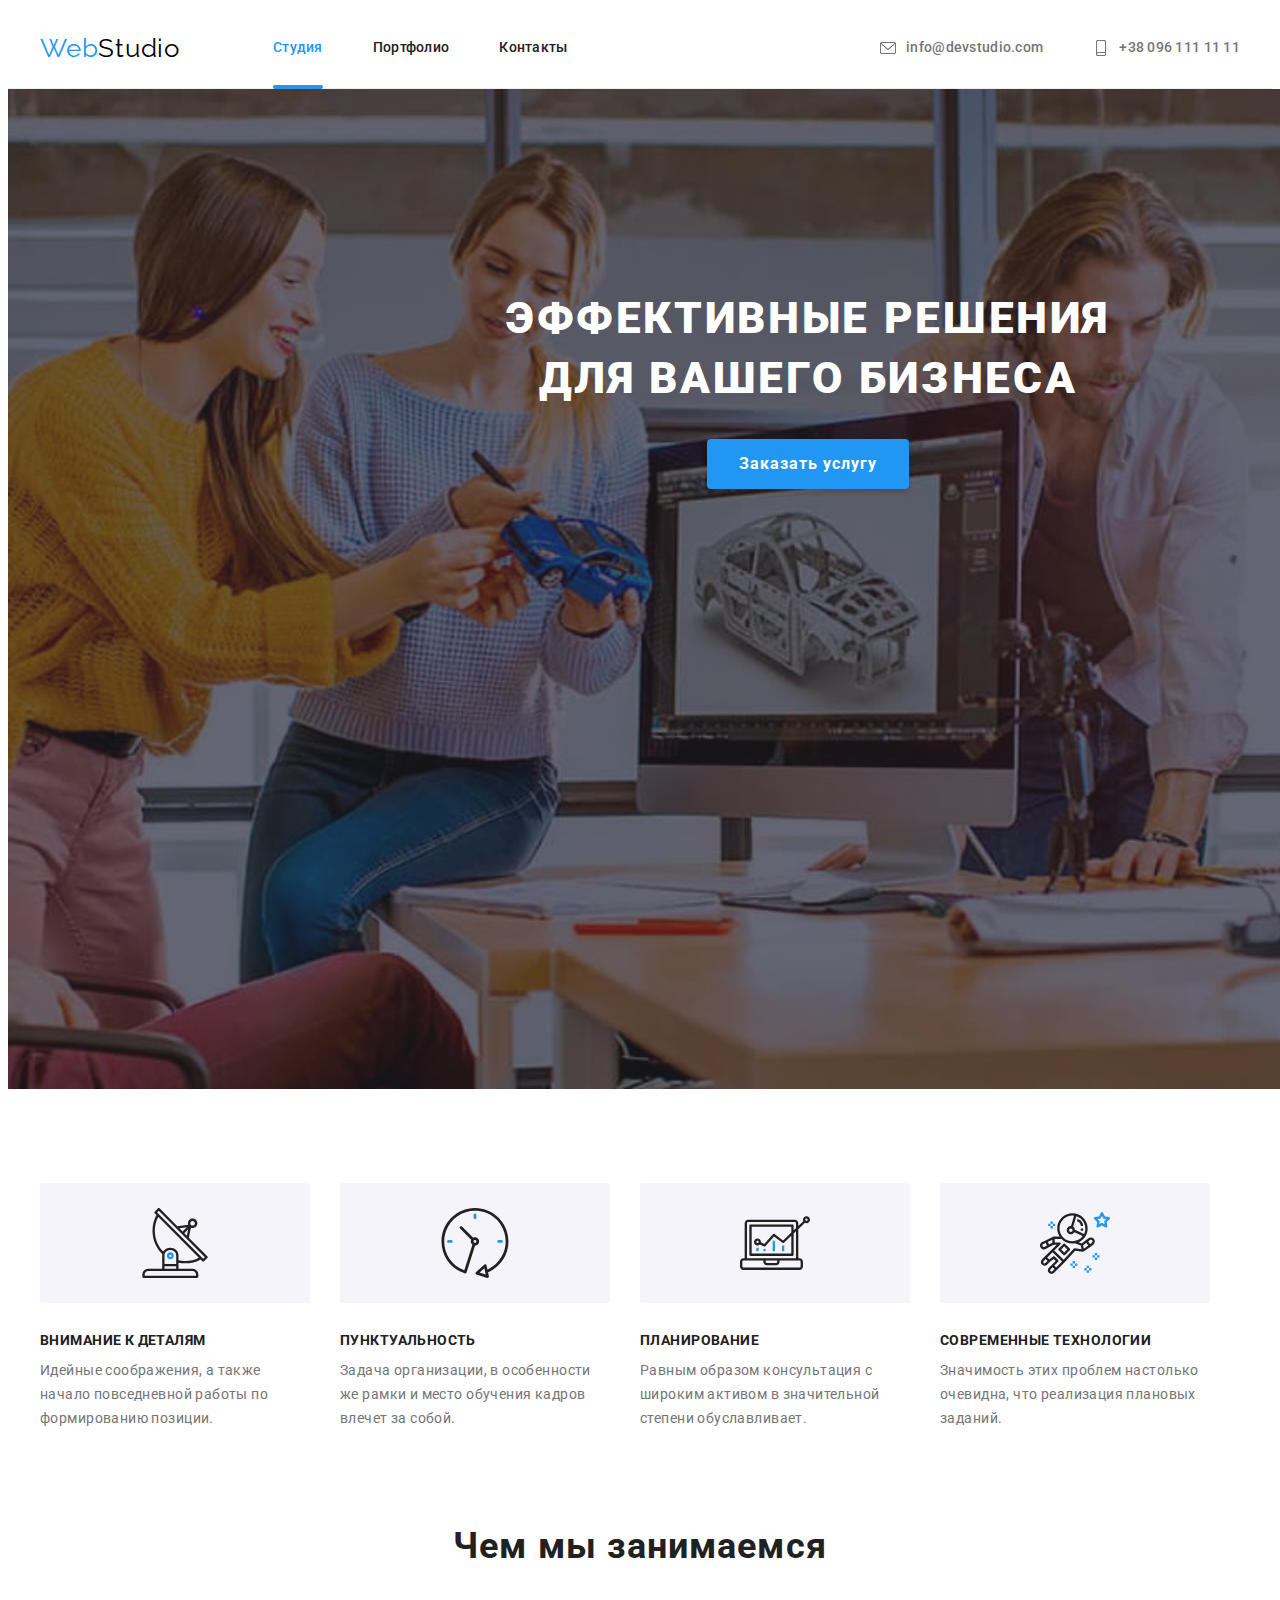
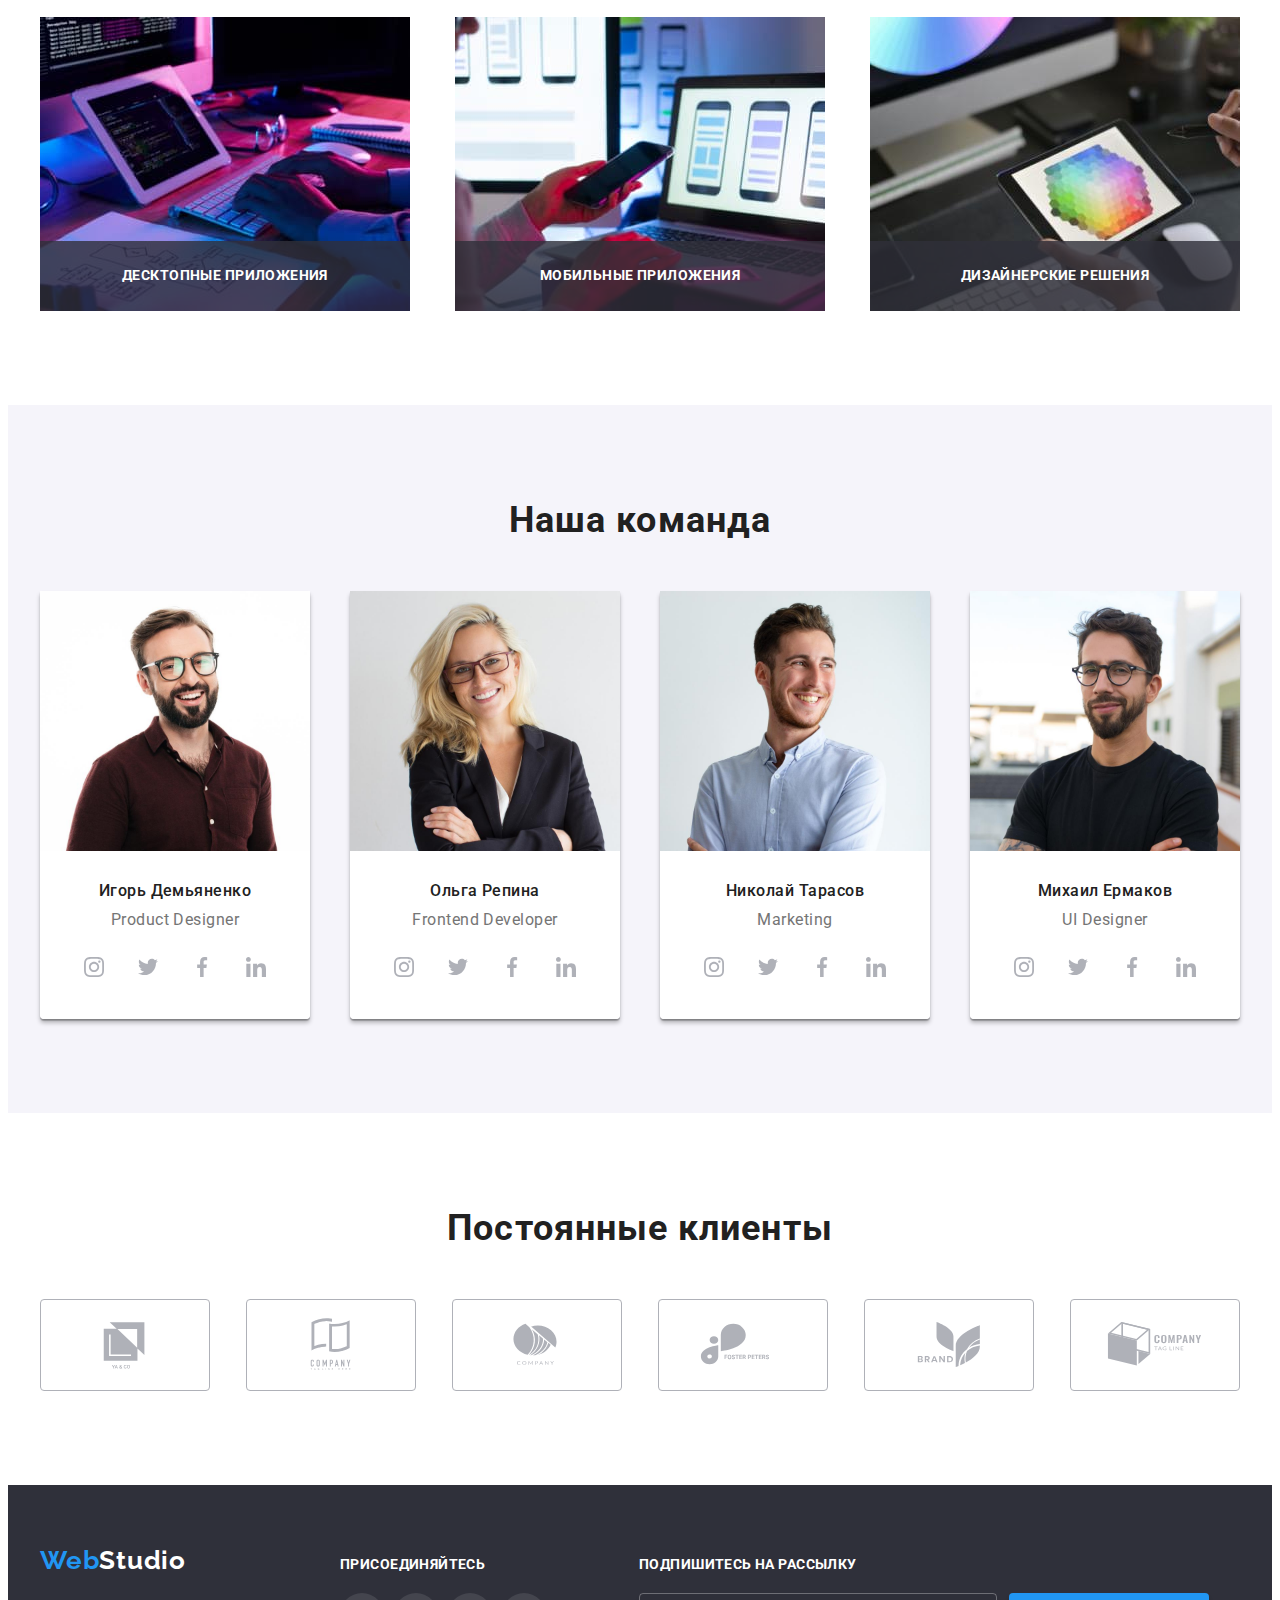
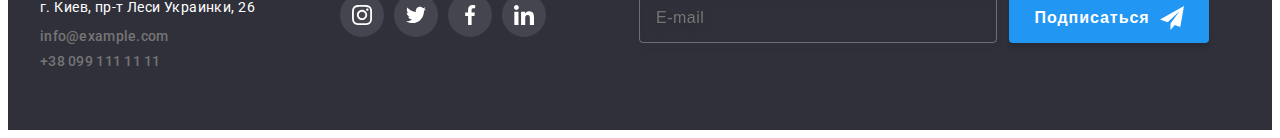
<file: index.html>
<!DOCTYPE html>
<html lang="ru">

<head>
    <meta charset="UTF-8">
    <meta http-equiv="X-UA-Compatible" content="IE=edge">
    <meta name="viewport" content="width=device-width, initial-scale=1.0">
    <link rel="preconnect" href="https://fonts.googleapis.com">
    <link rel="preconnect" href="https://fonts.gstatic.com" crossorigin>
    <link
        href="https://fonts.googleapis.com/css2?family=Raleway:wght@700&family=Roboto:wght@400;500;700;900&display=swap"
        rel="stylesheet">
    <link rel="stylesheet" href="https://cdnjs.cloudflare.com/ajax/libs/modern-normalize/1.1.0/modern-normalize.min.css"
        integrity="sha512-wpPYUAdjBVSE4KJnH1VR1HeZfpl1ub8YT/NKx4PuQ5NmX2tKuGu6U/JRp5y+Y8XG2tV+wKQpNHVUX03MfMFn9Q=="
        crossorigin="anonymous" referrerpolicy="no-referrer" />
    <title>WebStudio</title>
    <link rel="stylesheet" href="./css/styles.css">
</head>

<body>
    <!-- header -->

    <header class="header">
        <div class="container header-line">
            <a class="header-logo link" href="./index.html" lang="en"> <span class="logo-part">Web</span>Studio</a>
            <nav class="header-navigation">
                <ul class="header-list list">
                    <li class="item"><a class="link header-link curent" href="./index.html">Студия</a></li>
                    <li class="item"><a class="link header-link" href="./portfolio.html">Портфолио</a></li>
                    <li class="item"><a class="link header-link" href="">Контакты</a></li>
                </ul>
            </nav>
            <ul class="contacts list">
                <li class="item header-contact-block">
                    <a class="link contact" href="mailto:info@devstudio.com">
                        <svg class="header-icon-image" width="16" height="12">
                            <use href="./images/icons/symbol-defs.svg#icon-envelope"></use>
                        </svg>
                        info@devstudio.com
                    </a>

                </li>
                <li class="item header-contact-block">
                    <a class="link contact" href="tel:+380961111111">
                        <svg class="header-icon-image" width="16" height="26">
                            <use href="./images/icons/symbol-defs.svg#icon-smartphone"></use>
                        </svg>
                        +38 096 111 11 11
                    </a>
                </li>
            </ul>
        </div>
    </header>

    <!-- Main section -->

    <main>
        <section class="solutions">
            <div class="container">
                <h1 class="main-title">Эффективные решения для вашего бизнеса</h1>
                <button type="button" class="main-btn" data-modal-open>Заказать услугу</button>
            </div>
        </section>

        <!-- Advantages -->

        <section class="advantages section">
            <div class="container">
                <h2 class="visually-hidden">Наши преимущества</h2>
                <ul class="list advantages-list"">
                    <li class=" advantage-item">
                    <div class="icon-space">
                        <svg class="advantage-icon" width="70" height="70">
                            <use href="./images/icons/symbol-defs.svg#icon-antenna"></use>
                        </svg>
                    </div>
                    <h3 class="advantage-title">Внимание к деталям</h3>
                    <p class="advantage-text">Идейные соображения, а также начало повседневной работы по формированию
                        позиции.</p>
                    </li>
                    <li class="advantage-item">
                        <div class="icon-space">
                            <svg class="advantage-icon" width="70" height="70">
                                <use href="./images/icons/symbol-defs.svg#icon-clock"></use>
                            </svg>
                        </div>
                        <h3 class="advantage-title">Пунктуальность</h3>
                        <p class="advantage-text">Задача организации, в особенности же рамки и место обучения кадров
                            влечет за собой.</p>
                    </li>
                    <li class="advantage-item">
                        <div class="icon-space">
                            <svg class="advantage-icon" width="70" height="70">
                                <use href="./images/icons/symbol-defs.svg#icon-diagram"></use>
                            </svg>
                        </div>
                        <h3 class="advantage-title">Планирование</h3>
                        <p class="advantage-text">Равным образом консультация с широким активом в значительной степени
                            обуславливает.</p>
                    </li>
                    <li class="advantage-item">
                        <div class="icon-space">
                            <svg class="advantage-icon" width="70" height="70">
                                <use href="./images/icons/symbol-defs.svg#icon-astronaut"></use>
                            </svg>
                        </div>
                        <h3 class="advantage-title">Современные технологии</h3>
                        <p class="advantage-text">Значимость этих проблем настолько очевидна, что реализация плановых
                            заданий.</p>
                    </li>
                </ul>
            </div>
        </section>

        <!-- About us section -->

        <section class="about-us section">
            <div class="container">
                <h2 class="about-title">Чем мы занимаемся</h2>
                <ul class="about-collection list">
                    <li class="about-item"><img class="our-item" src="./images/work-1.jpg" alt="печатает на клавиатуре"
                            width="370" height="294">
                        <h2 class="about-solutions">Десктопные приложения</h2>
                    </li>
                    <li class="about-item"><img class="our-item" src="./images/work-2.jpg"
                            alt="ноутбук с изображениями смартфонов" width="370" height="294">
                        <h2 class="about-solutions">Мобильные приложения</h2>
                    </li>
                    <li class="about-item"><img class="our-item" src="./images/work-3.jpg"
                            alt="планшет с палитрой цветов" width="370" height="294">
                        <h2 class="about-solutions">Дизайнерские решения</h2>
                    </li>
                </ul>
            </div>
        </section>

        <!-- Our team section -->

        <section class="team-section section">
            <div class="container">
                <h2 class="team-title">Наша команда</h2>
                <ul class="list list-photos">
                    <li class="team-photo">
                        <img class="face" src="./images/person-1.jpg" alt="молодой парень" width="270" height="260">
                        <div class="team-info">
                            <h3 class="team-name">Игорь Демьяненко</h3>
                            <p class="team-duty" lang="en">Product Designer</p>
                            <ul class="masters-soc-list list">
                                <li class="masters-soc-item">
                                    <a href="" class="masters-soc-link link">
                                        <svg class="masters-soc-icon" width="20" height="20">
                                            <use href="./images/icons/symbol-defs.svg#icon-instagram"></use>
                                        </svg>
                                    </a>
                                </li>
                                <li class="masters-soc-item">
                                    <a href="" class="masters-soc-link link">
                                        <svg class="masters-soc-icon" width="20" height="20">
                                            <use href="./images/icons/symbol-defs.svg#icon-twitter"></use>
                                        </svg>
                                    </a>
                                </li>

                                <li class="masters-soc-item">
                                    <a href="" class="masters-soc-link link">
                                        <svg class="masters-soc-icon" width="20" height="20">
                                            <use href="./images/icons/symbol-defs.svg#icon-facebook"></use>
                                        </svg>
                                    </a>
                                </li>
                                <li class="masters-soc-item">
                                    <a href="" class="masters-soc-link link">
                                        <svg class="masters-soc-icon" width="20" height="20">
                                            <use href="./images/icons/symbol-defs.svg#icon-linkedin"></use>
                                        </svg>
                                    </a>
                                </li>
                            </ul>
                        </div>
                    </li>
                    <li class="team-photo">
                        <img class="face" src="./images/person-2.jpg" alt="красивая девушка" width="270" height="260">
                        <div class="team-info">
                            <h3 class="team-name">Ольга Репина</h3>
                            <p class="team-duty" lang="en">Frontend Developer</p>
                            <ul class="masters-soc-list list">
                                <li class="masters-soc-item">
                                    <a href="" class="masters-soc-link link">
                                        <svg class="masters-soc-icon" width="20" height="20">
                                            <use href="./images/icons/symbol-defs.svg#icon-instagram"></use>
                                        </svg>
                                    </a>
                                </li>
                                <li class="masters-soc-item">
                                    <a href="" class="masters-soc-link link">
                                        <svg class="masters-soc-icon" width="20" height="20">
                                            <use href="./images/icons/symbol-defs.svg#icon-twitter"></use>
                                        </svg>
                                    </a>
                                </li>

                                <li class="masters-soc-item">
                                    <a href="" class="masters-soc-link link">
                                        <svg class="masters-soc-icon" width="20" height="20">
                                            <use href="./images/icons/symbol-defs.svg#icon-facebook"></use>
                                        </svg>
                                    </a>
                                </li>
                                <li class="masters-soc-item">
                                    <a href="" class="masters-soc-link link">
                                        <svg class="masters-soc-icon" width="20" height="20">
                                            <use href="./images/icons/symbol-defs.svg#icon-linkedin"></use>
                                        </svg>
                                    </a>
                                </li>
                            </ul>
                        </div>
                    </li>
                    <li class="team-photo">
                        <img class="face" src="./images/person-3.jpg" alt="молодой мужчина" width="270" height="260">
                        <div class="team-info">
                            <h3 class="team-name">Николай Тарасов</h3>
                            <p class="team-duty" lang="en">Marketing</p>
                            <ul class="masters-soc-list list">
                                <li class="masters-soc-item">
                                    <a href="" class="masters-soc-link link">
                                        <svg class="masters-soc-icon" width="20" height="20">
                                            <use href="./images/icons/symbol-defs.svg#icon-instagram"></use>
                                        </svg>
                                    </a>
                                </li>
                                <li class="masters-soc-item">
                                    <a href="" class="masters-soc-link link">
                                        <svg class="masters-soc-icon" width="20" height="20">
                                            <use href="./images/icons/symbol-defs.svg#icon-twitter"></use>
                                        </svg>
                                    </a>
                                </li>

                                <li class="masters-soc-item">
                                    <a href="" class="masters-soc-link link">
                                        <svg class="masters-soc-icon" width="20" height="20">
                                            <use href="./images/icons/symbol-defs.svg#icon-facebook"></use>
                                        </svg>
                                    </a>
                                </li>
                                <li class="masters-soc-item">
                                    <a href="" class="masters-soc-link link">
                                        <svg class="masters-soc-icon" width="20" height="20">
                                            <use href="./images/icons/symbol-defs.svg#icon-linkedin"></use>
                                        </svg>
                                    </a>
                                </li>
                            </ul>
                        </div>
                    </li>
                    <li class="team-photo">
                        <img class="face" src="./images/person-4.jpg" alt="молодой мужчина" width="270" height="260">
                        <div class="team-info">
                            <h3 class="team-name">Михаил Ермаков</h3>
                            <p class="team-duty" lang="en">UI Designer</p>
                            <ul class="masters-soc-list list">
                                <li class="masters-soc-item">
                                    <a href="" class="masters-soc-link link">
                                        <svg class="masters-soc-icon" width="20" height="20">
                                            <use href="./images/icons/symbol-defs.svg#icon-instagram"></use>
                                        </svg>
                                    </a>
                                </li>
                                <li class="masters-soc-item">
                                    <a href="" class="masters-soc-link link">
                                        <svg class="masters-soc-icon" width="20" height="20">
                                            <use href="./images/icons/symbol-defs.svg#icon-twitter"></use>
                                        </svg>
                                    </a>
                                </li>
                                <li class="masters-soc-item">
                                    <a href="" class="masters-soc-link link">
                                        <svg class="masters-soc-icon" width="20" height="20">
                                            <use href="./images/icons/symbol-defs.svg#icon-facebook"></use>
                                        </svg>
                                    </a>
                                </li>
                                <li class="masters-soc-item">
                                    <a href="" class="masters-soc-link link">
                                        <svg class="masters-soc-icon" width="20" height="20">
                                            <use href="./images/icons/symbol-defs.svg#icon-linkedin"></use>
                                        </svg>
                                    </a>
                                </li>
                            </ul>
                        </div>
                    </li>
                </ul>
            </div>
        </section>

        <!-- Our clients section -->

        <section class="about-us constant-clients section">
            <div class="container">
                <h2 class="about-title">Постоянные клиенты</h2>
                <ul class="constant-clients-list list">
                    <li class="clients-title">
                        <a class="link clients-link" href=""">
                                <svg class=" clients-image" width="106" height="60">
                            <use href="./images/icons/symbol-defs.svg#icon-group"></use>
                            </svg>
                        </a>
                    </li>
                    <li class="clients-title">
                        <a class="link clients-link" href=""">
                                <svg class=" clients-image" width="106" height="60">
                            <use href="./images/icons/symbol-defs.svg#icon-group-1"></use>
                            </svg>
                        </a>
                    </li>
                    <li class="clients-title">
                        <a class="link clients-link" href=""">
                                <svg class=" clients-image" width="106" height="60">
                            <use href="./images/icons/symbol-defs.svg#icon-group-2"></use>
                            </svg>
                        </a>
                    </li>
                    <li class="clients-title">
                        <a class="link clients-link" href=""">
                                <svg class=" clients-image" width="106" height="60">
                            <use href="./images/icons/symbol-defs.svg#icon-group-3"></use>
                            </svg>
                        </a>
                    </li>
                    <li class="clients-title">
                        <a class="link clients-link" href=""">
                                <svg class=" clients-image" width="106" height="60">
                            <use href="./images/icons/symbol-defs.svg#icon-group-4"></use>
                            </svg>
                        </a>
                    </li>
                    <li class="clients-title">
                        <a class="link clients-link" href=""">
                                <svg class=" clients-image" width="106" height="60">
                            <use href="./images/icons/symbol-defs.svg#icon-group-5"></use>
                            </svg>
                        </a>
                    </li>
                </ul>
            </div>
        </section>
    </main>


    <!-- Footer section -->

    <footer class="footer">
        <div class="container footer-container">
            <div class="foter-content">
                <a class="footer-logo link" href="./index.html" lang="en"><span class="finish-logo">Web</span>Studio</a>
                <address>
                    <ul class="footer-list list">
                        <li class="footer-item"><a class="link footer-adress"
                                href="https://goo.gl/maps/DsNAAsV4b622n6gu9">г. Киев, пр-т Леси
                                Украинки, 26</a></li>
                        <li class="footer-item"><a class="link contact"
                                href="mailto:info@example.com">info@example.com</a></li>
                        <li class="footer-item"><a class="link contact" href="tel:+380991111111">+38 099 111 11 11</a>
                        </li>
                    </ul>
                </address>
            </div>
            <div class="footer-soc">
                <h2 class="join-us-logo">Присоединяйтесь</h2>
                <ul class="footer-soc-list list">
                    <li class="footer-soc-item">
                        <a href="" class="footer-soc-link link">
                            <svg class="footer-soc-icon" width="20" height="20">
                                <use href="./images/icons/symbol-defs.svg#icon-instagram"></use>
                            </svg>
                        </a>
                    </li>
                    <li class="footer-soc-item">
                        <a href="" class="footer-soc-link link">
                            <svg class="footer-soc-icon" width="20" height="20">
                                <use href="./images/icons/symbol-defs.svg#icon-twitter"></use>
                            </svg>
                        </a>
                    </li>
                    <li class="footer-soc-item">
                        <a href="" class="footer-soc-link link">
                            <svg class="footer-soc-icon" width="20" height="20">
                                <use href="./images/icons/symbol-defs.svg#icon-facebook"></use>
                            </svg>
                        </a>
                    </li>
                    <li class="footer-soc-item">
                        <a href="" class="footer-soc-link link">
                            <svg class="footer-soc-icon" width="20" height="20">
                                <use href="./images/icons/symbol-defs.svg#icon-linkedin"></use>
                            </svg>
                        </a>
                    </li>
                </ul>
            </div>

            <form class="form-footer footer-sub">
                <h2 class="join-us-logo">Подпишитесь на рассылку</h2>
                <div class="form-sub subscribe-block">
                    <input class="form-input-footer" type="email" name="mail" placeholder="E-mail" />
                    <button type="submit" class="subscribe-btn">
                        Подписаться
                        <svg class="icon-send" width="24" height="24">
                            <use href="./images/icons/symbol-defs.svg#icon-send"></use>
                        </svg>
                    </button>
                </div>
            </form>
        </div>
    </footer>

    <!-- Modal window -->

    <div class="backdrop is-hidden" data-modal>
        <div class="modal">
            <button type="button" class="close-button" data-modal-close>
                <svg class="icon-close" width="18" height="18">
                    <use href="./images/icons/symbol-defs.svg#icon-close"></use>
                </svg></button>

            <form class="form">
                <b class="form-header">Оставьте свои данные, мы вам перезвоним</b>
                <div class="form-field form-name">
                    <label for="name">Имя</label>
                    <input class="form-input" type="text" name="name" id="name" />
                    <span class="form-field-icon">
                        <svg class="icon-input" width="18" height="18">
                            <use href="./images/icons/symbol-defs.svg#icon-person"></use>
                        </svg>
                    </span>
                </div>
                <div class="form-field form-tel">
                    <label for="tel">Телефон</label>
                    <input class="form-input" type="tel" name="tel" id="tel" />
                    <span class="form-field-icon">
                        <svg class="icon-input" width="18" height="18">
                            <use href="./images/icons/symbol-defs.svg#icon-phone"></use>
                        </svg>
                    </span>
                </div>
                <div class="form-field form-mail">
                    <label for="mail">Почта</label>
                    <input class="form-input" type="email" name="mail" id="mail" />
                    <span class="form-field-icon">
                        <svg class="icon-input" width="18" height="18">
                            <use href="./images/icons/symbol-defs.svg#icon-email"></use>
                        </svg>
                    </span>
                </div>

                <div class="form-field form-comment">
                    <label for="comment">Комментарий</label>
                    <textarea class="comment-field" name="comment" id="comment" placeholder="Введите текст" cols="30"
                        rows="10"></textarea>
                </div>

                <div class="form-field-check">
                    <input type="checkbox" class="modal-check visually-hidden" name="policy" id="modal-check" />
                    <label for="modal-check" class="modal-check-text">
                        <span class="modal-check-icon">
                            <svg class="icon-input" width="16" height="15">
                                <use href="./images/icons/symbol-defs.svg#icon-check"></use>
                            </svg>
                        </span>Соглашаюсь с рассылкой и принимаю <a href="" class="policy-accent link">Условия
                            договора</span>
                    </label>
                </div>

                <div class="form-btn">
                    <button class="subscribe-btn" type="submit">Отправить</button>
                </div>
            </form>
        </div>
    </div>

    <script src="./js/modal.js"></script>
</body>

</html>
</file>
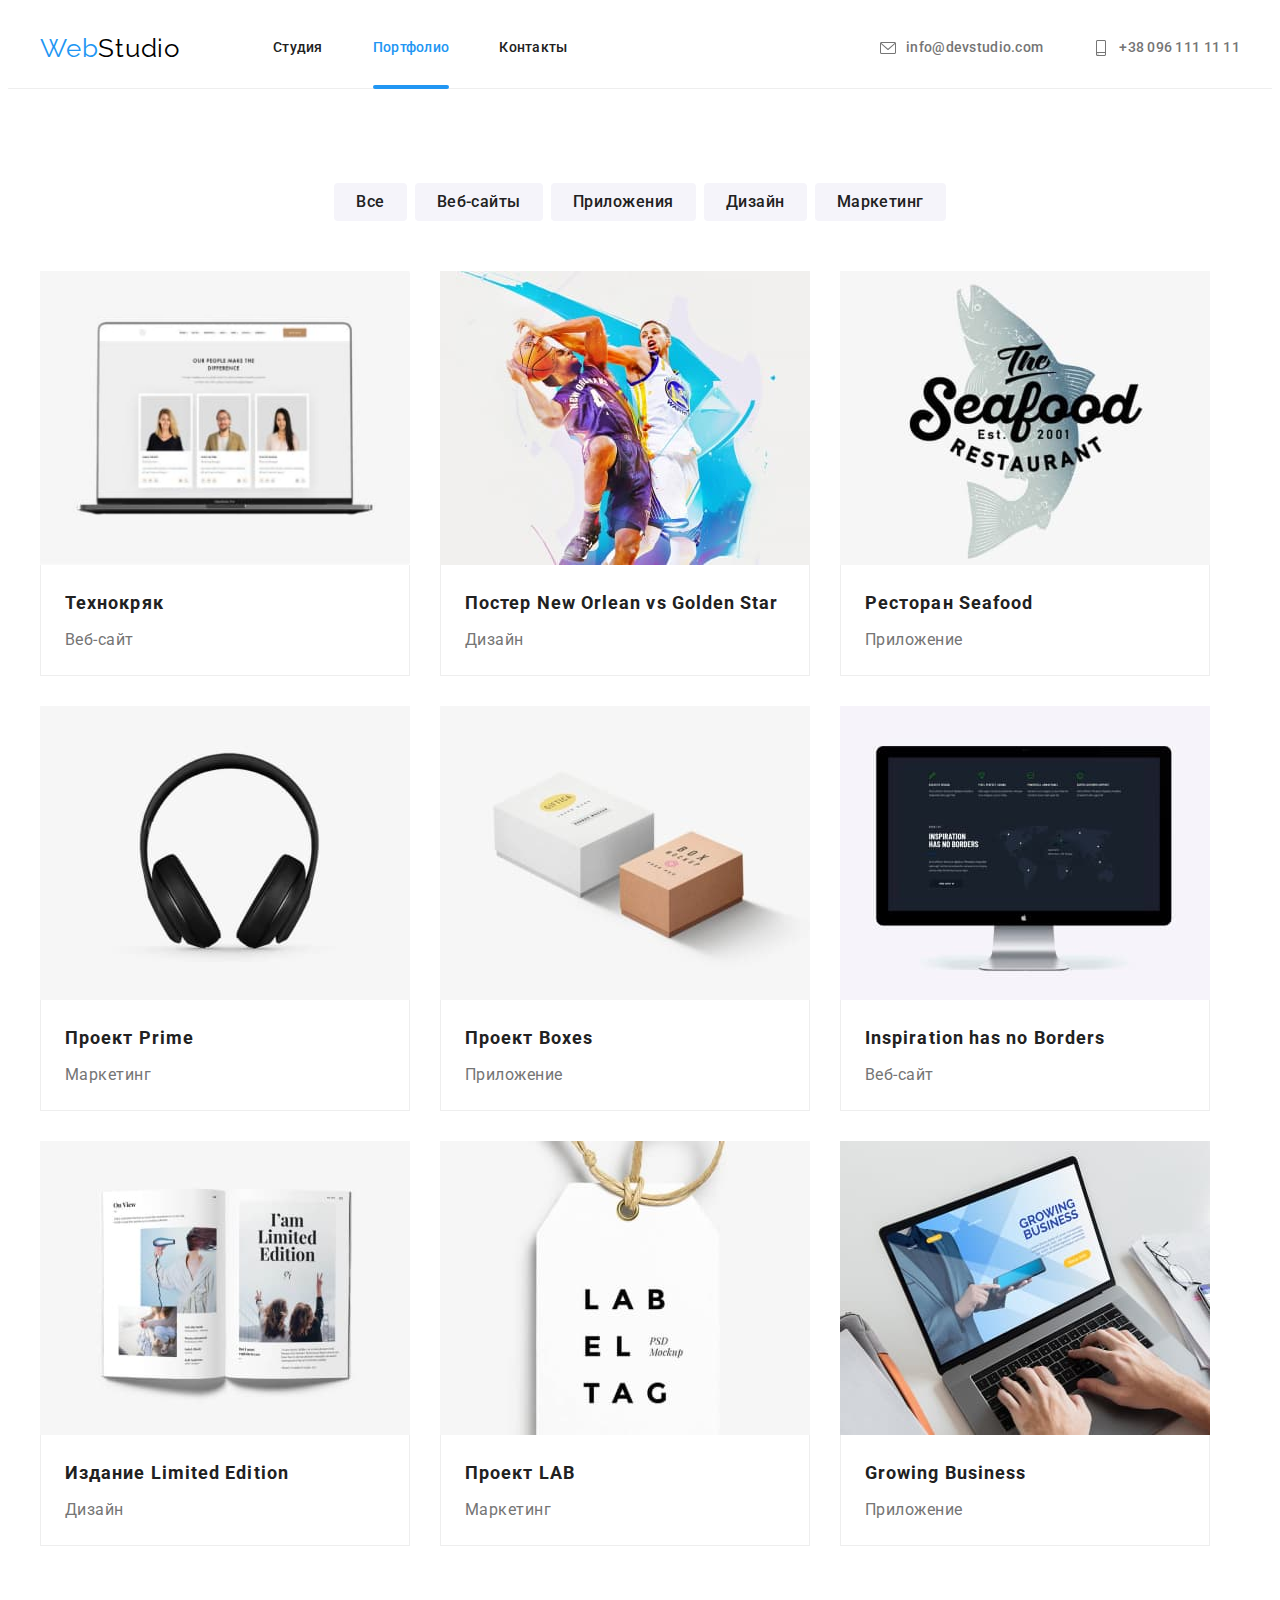
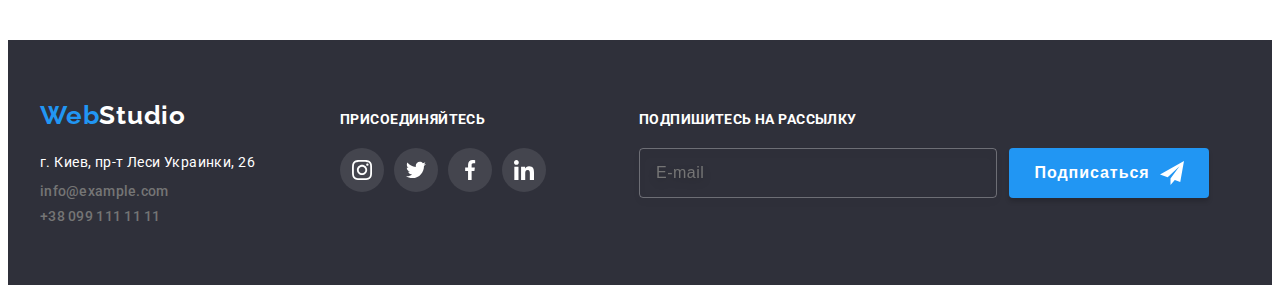
<file: portfolio.html>
<!DOCTYPE html>
<html lang="ru">

<head>
    <meta charset="UTF-8">
    <meta http-equiv="X-UA-Compatible" content="IE=edge">
    <meta name="viewport" content="width=device-width, initial-scale=1.0">
    <link rel="preconnect" href="https://fonts.googleapis.com">
    <link rel="preconnect" href="https://fonts.gstatic.com" crossorigin>
    <link
        href="https://fonts.googleapis.com/css2?family=Raleway:wght@700&family=Roboto:wght@400;500;700;900&display=swap"
        rel="stylesheet">
    <link rel="stylesheet" href="https://cdnjs.cloudflare.com/ajax/libs/modern-normalize/1.1.0/modern-normalize.min.css"
        integrity="sha512-wpPYUAdjBVSE4KJnH1VR1HeZfpl1ub8YT/NKx4PuQ5NmX2tKuGu6U/JRp5y+Y8XG2tV+wKQpNHVUX03MfMFn9Q=="
        crossorigin="anonymous" referrerpolicy="no-referrer" />
    <title>Portfolio</title>
    <link rel="stylesheet" href="./css/styles.css">
</head>

<body>

    <!-- header -->

        <header class="header">
            <div class="container header-line">
                <a class="header-logo link" href="./index.html" lang="en"> <span class="logo-part">Web</span>Studio</a>
                <nav class="header-navigation">
                    <ul class="header-list list">
                        <li class="item"><a class="link header-link" href="./index.html">Студия</a></li>
                        <li class="item"><a class="link header-link curent" href="./portfolio.html">Портфолио</a></li>
                        <li class="item"><a class="link header-link" href="">Контакты</a></li>
                    </ul>
                </nav>
                <ul class="contacts list">
                    <li class="item header-contact-block">
                        <a class="link contact" href="mailto:info@devstudio.com">
                            <svg class="header-icon-image" width="16" hight="12">
                                <use href="./images/icons/symbol-defs.svg#icon-envelope"></use>
                            </svg>
                            info@devstudio.com
                        </a>
        
                    </li>
                    <li class="item header-contact-block">
                        <a class="link contact" href="tel:+380961111111">
                            <svg class="header-icon-image" width="16" hight="26">
                                <use href="./images/icons/symbol-defs.svg#icon-smartphone"></use>
                            </svg>
                            +38 096 111 11 11
                        </a>
                    </li>
                </ul>
            </div>
        </header>

    <!-- our projects section -->
    
    <main>
        <section class="projects section">
        <div class="container">
                <ul class="buttons list" >
                    <li class="button-item"><button type="button" class="btn">Все</button></li>
                    <li class="button-item"><button type="button" class="btn">Веб-сайты</button></li>
                    <li class="button-item"><button type="button" class="btn">Приложения</button></li>
                    <li class="button-item"><button type="button" class="btn">Дизайн</button></li>
                    <li class="button-item"><button type="button" class="btn">Маркетинг</button></li>
                </ul>
                <h1 class="visually-hidden">Наши проекты</h1>
                <ul class="projects-descriptions-list list">
                    <li class="list project">
                        <a class="project-item link" href="">
                        <div class="product-thumb">
                            <img class="photo-item" src="./images/technocryack.jpg" alt="ноутбут с изображением веб-сайта" width="370" height="294">
                            <p class="products-cover-text">
                                Ресурс предлагает комплексные предложения
                                с разным уровнем функционала и сервисов. 
                                Все это позволит посетителю получить
                                исчерпывающие сведения о компании или частном лице.
                            </p>
                        </div>
                        <div class="project-description-block">
                            <h2 class="projects-name">Технокряк</h2>
                            <p class="projects-tipe">Веб-сайт</p>
                        </div>
                        </a>
                    </li>
                    <li class="list project">
                        <a class="project-item link" href="">
                        <div class="product-thumb">
                        <img class="photo-item" src="./images/poster.jpg" alt="два баскетболиста в прыжке" width="370" height="294">
                            <p class="products-cover-text">
                                Ресурс предлагает комплексные предложения
                                с разным уровнем функционала и сервисов.
                                Все это позволит посетителю получить
                                исчерпывающие сведения о компании или частном лице.
                            </p>
                        </div>
                        <div class="project-description-block">
                            <h2 class="projects-name">Постер New Orlean vs Golden Star</h2>
                            <p class="projects-tipe">Дизайн</p>
                        </div>
                        </a>
                    </li>
                    <li class="list project">
                        <a class="project-item link" href="">
                        <div class="product-thumb">
                        <img class="photo-item" src="./images/seafood.jpg" alt="лого ресторана морской еды" width="370" height="294">
                        <p class="products-cover-text">
                            Ресурс предлагает комплексные предложения
                            с разным уровнем функционала и сервисов.
                            Все это позволит посетителю получить
                            исчерпывающие сведения о компании или частном лице.
                        </p>
                        </div>
                        <div class="project-description-block">
                            <h2 class="projects-name">Ресторан Seafood</h2>
                            <p class="projects-tipe">Приложение</p>
                        </div>
                        </a>
                    </li>
                    <li class="list project">
                        <a class="project-item link" href="">
                        <div class="product-thumb">
                        <img class="photo-item" src="./images/prime.jpg" alt="наушники" width="370" height="294">
                        <p class="products-cover-text">
                            Ресурс предлагает комплексные предложения
                            с разным уровнем функционала и сервисов.
                            Все это позволит посетителю получить
                            исчерпывающие сведения о компании или частном лице.
                        </p>
                        </div>
                        <div class="project-description-block">
                            <h2 class="projects-name">Проект Prime</h2>
                            <p class="projects-tipe">Маркетинг</p>
                        </div>
                        </a>
                    </li>
                    <li class="list project">
                        <a class="project-item link" href="">
                        <div class="product-thumb">
                        <img class="photo-item" src="./images/boxes.jpg" alt="две картонные коробки" width="370" height="294">
                        <p class="products-cover-text">
                            Ресурс предлагает комплексные предложения
                            с разным уровнем функционала и сервисов.
                            Все это позволит посетителю получить
                            исчерпывающие сведения о компании или частном лице.
                        </p>
                        </div>
                        <div class="project-description-block">
                            <h2 class="projects-name">Проект Boxes</h2>
                            <p class="projects-tipe">Приложение</p>
                        </div>
                        </a>
                    </li>
                    <li class="list project">
                        <a class="link project-item" href="">
                        <div class="product-thumb">
                        <img class="photo-item" src="./images/inspiration.jpg" alt="монитор с изображением карты мира" width="370" height="294">
                        <p class="products-cover-text">
                            Ресурс предлагает комплексные предложения
                            с разным уровнем функционала и сервисов.
                            Все это позволит посетителю получить
                            исчерпывающие сведения о компании или частном лице.
                        </p>
                        </div>
                        <div class="project-description-block">
                            <h2 class="projects-name">Inspiration has no Borders</h2>
                            <p class="projects-tipe">Веб-сайт</p>
                        </div>
                        </a>
                    </li>
                    <li class="list project">
                        <a class="project-item link" href="">
                        <div class="product-thumb">
                        <img class="photo-item" src="./images/limited.jpg" alt="открытая книга" width="370" height="294">
                        <p class="products-cover-text">
                            Ресурс предлагает комплексные предложения
                            с разным уровнем функционала и сервисов.
                            Все это позволит посетителю получить
                            исчерпывающие сведения о компании или частном лице.
                        </p>
                        </div>
                            <div class="project-description-block">
                            <h2 class="projects-name">Издание Limited Edition</h2>
                        <p class="projects-tipe">Дизайн</p>
                        </div>
                        </a>
                    </li>
                    <li class="list project">
                        <a class="project-item link" href="">
                        <div class="product-thumb">
                        <img class="photo-item" src="./images/lab.jpg" alt="бирка с названием" width="370" height="294">
                        <p class="products-cover-text">
                            Ресурс предлагает комплексные предложения
                            с разным уровнем функционала и сервисов.
                            Все это позволит посетителю получить
                            исчерпывающие сведения о компании или частном лице.
                        </p>
                        </div>
                        <div class="project-description-block">
                            <h2 class="projects-name">Проект LAB</h2>
                            <p class="projects-tipe">Маркетинг</p>
                        </div>
                        </a>
                    </li>
                    <li class="list project">
                        <a class="project-item link" href="">
                        <div class="product-thumb">
                        <img class="photo-item" src="./images/growing.jpg" alt="ноутбук на котором работает пользователь" width="370" height="294">
                        <p class="products-cover-text">
                            Ресурс предлагает комплексные предложения
                            с разным уровнем функционала и сервисов.
                            Все это позволит посетителю получить
                            исчерпывающие сведения о компании или частном лице.
                        </p>
                        </div>
                        <div class="project-description-block">
                            <h2 class="projects-name">Growing Business</h2>
                            <p class="projects-tipe">Приложение</p>
                        </div>
                        </a>
                    </li>
                </ul>
        </div>
        </section>
    </main>

<!-- Footer section -->
<footer class="footer">
    <div class="container footer-container">
        <div class="foter-content">
            <a class="footer-logo link" href="./index.html" lang="en"><span class="finish-logo">Web</span>Studio</a>
            <address>
                <ul class="footer-list list">
                    <li class="footer-item"><a class="link footer-adress"
                            href="https://goo.gl/maps/DsNAAsV4b622n6gu9">г. Киев, пр-т Леси
                            Украинки, 26</a></li>
                    <li class="footer-item"><a class="link contact" href="mailto:info@example.com">info@example.com</a>
                    </li>
                    <li class="footer-item"><a class="link contact" href="tel:+380991111111">+38 099 111 11 11</a></li>
                </ul>
            </address>
        </div>
        <div class="footer-soc">
            <h2 class="join-us-logo">Присоединяйтесь</h2>
            <ul class="footer-soc-list list">
                <li class="footer-soc-item">
                    <a href="" class="footer-soc-link link">
                        <svg class="footer-soc-icon" width="20" height="20">
                            <use href="./images/icons/symbol-defs.svg#icon-instagram"></use>
                        </svg>
                    </a>
                </li>
                <li class="footer-soc-item">
                    <a href="" class="footer-soc-link link">
                        <svg class="footer-soc-icon" width="20" height="20">
                            <use href="./images/icons/symbol-defs.svg#icon-twitter"></use>
                        </svg>
                    </a>
                </li>
                <li class="footer-soc-item">
                    <a href="" class="footer-soc-link link">
                        <svg class="footer-soc-icon" width="20" height="20">
                            <use href="./images/icons/symbol-defs.svg#icon-facebook"></use>
                        </svg>
                    </a>
                </li>
                <li class="footer-soc-item">
                    <a href="" class="footer-soc-link link">
                        <svg class="footer-soc-icon" width="20" height="20">
                            <use href="./images/icons/symbol-defs.svg#icon-linkedin"></use>
                        </svg>
                    </a>
                </li>
            </ul>
        </div>

        <form class="form-footer footer-sub">
            <h2 class="join-us-logo">Подпишитесь на рассылку</h2>
            <div class="form-sub subscribe-block">
                <input class="form-input-footer" type="email" name="mail" placeholder="E-mail" />
                <button type="submit" class="subscribe-btn">
                    Подписаться
                    <svg class="icon-send" width="24" height="24">
                        <use href="./images/icons/symbol-defs.svg#icon-send"></use>
                    </svg>
                </button>
            </div>
        </form>
    </div>
</footer>
</body>
    
</html>
</file>
<file: css/styles.css>
:root {
    --header-color: #212121;
    --text-color: #757575;
    --background-solutions-color: #2F303A;
    --footer-links-color: rgba(255, 255, 255, 0.6);
    --second-header-color: #FFFFFF;
    --accent-color: #2196F3;
    --team-background-color: #F5F4FA;
}

body {
    font-family: "Roboto", sans-serif;
    background-color: #FFFFFF;
}

html {
    box-sizing: border-box;
}

p,
h1,
h2,
h3,
h4,
h5,
h6 {
    margin: 0;
}

ul,
ol {
    padding: 0;
    margin: 0;
}

.container {
    width: 1200px;
    margin: 0 auto;
    padding-right: 15px;
    padding-left: 15px;
}

.list {
    list-style: none;
}

.link {
    text-decoration: none;
}

.visually-hidden {
    position: absolute;
    white-space: nowrap;
    width: 1px;
    height: 1px;
    overflow: hidden;
    border: 0;
    padding: 0;
    clip: rect(0 0 0 0);
    clip-path: inset(50%);
    margin: -1px;
}

/* ---header section--- */

.header {
    background-color: #FFFFFF;
    border-bottom: 1px solid #EEEEEE;
}

.header-contacts {
    display: flex;
    align-items: center;
    height: 16px;
    fill: var(--text-color);
    color: var(--text-color);
}

.header-icon-image {
    fill: currentColor;
    margin-right: 10px;
    height: 32px;
}

/* ----Header line---- */

.header-line {
    display: flex;
    align-items: center;
}

.header-logo {
    display: block;
    font-family: 'Raleway';
    font-size: 26px;
    line-height: 1.19;
    letter-spacing: 0.03em;
    color: #000000;
    margin-right: 93px;
}

.logo-part {
    color: var(--accent-color);
}

.header-list {
    display: flex;
}

.item {
    position: relative;
    display: flex;
}

.item+.item {
    margin-left: 50px;
}

.header-navigation {
    font-weight: 500;
    font-size: 14px;
    line-height: 1.14;
    letter-spacing: 0.02em;
    color: var (--header-color);
}

.header-link {
    display: block;
    font-weight: 500;
    font-size: 14px;
    line-height: 1.14;
    letter-spacing: 0.02em;
    color: var(--header-color);
    padding-top: 32px;
    padding-bottom: 32px;

    text-decoration: none;
    transition-duration: 250ms;
    transition-property: color;
    transition-timing-function: cubic-bezier(0.4, 0, 0.2, 1);
}

.curent::after {
    content: "";
    display: block;
    position: absolute;
    left: 0;
    bottom: -1px;
    width: 100%;
    height: 4px;
    border-radius: 2px;
    background: var(--accent-color);
}

.curent {
    color: var(--accent-color);
}


.header-contacts {
    display: flex;
    justify-content: center;
    align-items: center;
    color: var(--text-color);
}

.contacts {
    display: flex;
    margin-left: auto;
}

.contact {
    display: flex;
    justify-content: left;
    align-items: center;
    font-style: normal;
    font-weight: 500;
    font-size: 14px;
    line-height: 1.14;
    letter-spacing: 0.02em;
    color: var(--text-color);

    text-decoration: none;
    transition-duration: 250ms;
    transition-property: color;
    transition-timing-function: cubic-bezier(0.4, 0, 0.2, 1);
}

.header-link:hover,
.header-link:focus {
    color: var(--accent-color);
}

.contact:hover,
.contact:focus {
    color: var(--accent-color);
}

/* ----Main section------ */

.solutions {
    background-color: var(--background-solutions-color);
    text-align: center;
    padding-top: 200px;
    padding-bottom: 200px;
    width: 1600px;
    height: 600px;
    margin-left: auto;
    margin-right: auto;
    background-image: linear-gradient(rgba(47, 48, 58, 0.4), rgba(47, 48, 58, 0.4)), url(../images/solutions.jpg);
    background-repeat: no-repeat;
    background-position: center;
    background-size: cover;
}

.main-title {
    font-weight: 900;
    font-size: 44px;
    line-height: 1.36;
    letter-spacing: 0.06em;
    text-transform: uppercase;
    color: #FFFFFF;
    margin-bottom: 30px;
    margin-left: auto;
    margin-right: auto;
    width: 696px;
}

.main-btn {
    font-family: 'Roboto';
    font-weight: 700;
    font-size: 16px;
    line-height: 1.88;
    display: inline-block;
    align-items: center;
    text-align: center;
    cursor: pointer;
    letter-spacing: 0.06em;
    color: #FFFFFF;
    background-color: var(--accent-color);
    border-radius: 4px;
    padding: 10px 32px 10px 32px;
    min-width: 200px;
    box-shadow: 0px 4px 4px rgba(0, 0, 0, 0.15);
    border: transparent;
}

/* ---advantages section--- */

.icon-space {
    display: flex;
    align-items: center;
    justify-content: center;
    background-color: var(--team-background-color);
    width: 270px;
    height: 120px;
    margin-bottom: 30px;
    border-radius: 3px;
}

.section {
    padding-top: 94px;
    padding-bottom: 94px;
}

.advantages-list {
    display: flex;
}

.advantage-item {
    display: block;
    width: 270px;
}

.advantage-item+.advantage-item {
    margin-left: 30px;
}

.advantage-title {
    font-weight: 700;
    font-size: 14px;
    line-height: 1.14;
    letter-spacing: 0.03em;
    text-transform: uppercase;
    color: var(--header-color);
    margin-bottom: 10px;
}

.advantage-text {
    font-size: 14px;
    line-height: 1.71;
    letter-spacing: 0.03em;
    color: var(--text-color);
}

/* ---About us section--- */

.about-us {
    padding-top: 0;
}

.our-item {
    display: block;
}

.about-collection {
    display: flex;
    justify-content: space-between;
    align-items: center;
}

.about-title {
    font-weight: 700;
    font-size: 36px;
    line-height: 1.17;
    text-align: center;
    letter-spacing: 0.03em;
    color: var(--header-color);
    margin-bottom: 50px;
}

.about-item {
    position: relative;
    display: flex;
}

.about-solutions {
    position: absolute;
    display: flex;
    justify-content: center;
    align-items: center;
    bottom: 0;
    right: 0;
    width: 100%;
    height: 70px;

    background: rgba(47, 48, 58, 0.8);

    font-weight: 700;
    font-size: 14px;
    line-height: 1.14;
    text-align: center;
    letter-spacing: 0.03em;
    text-transform: uppercase;
    color: var(--second-header-color)
}

/* ---team section--- */

.masters-soc-list {
    display: flex;
    justify-content: center;
    margin-top: 16px;
}

.masters-soc-item+.masters-soc-item {
    margin-left: 10px;
}

.masters-soc-link {
    width: 44px;
    height: 44px;
    border-radius: 50%;
    display: flex;
    align-items: center;
    justify-content: center;
    color: #AFB1B8;
    transition-duration: 250ms;
    transition-property: color,
        background-color;
    transition-timing-function: cubic-bezier(0.4, 0, 0.2, 1);
}

.masters-soc-icon {
    display: flex;
    fill: currentColor;
}

.masters-soc-link:hover,
.masters-soc-link:focus {
    transition-property: color, background-color;
    background-color: var(--accent-color);
    color: #FFFFFF;
}

.face {
    display: block;
}

.list-photos {
    display: flex;
    justify-content: space-between;
}

.team-section {
    background-color: var(--team-background-color);
}

.team-info {
    background-color: #FFFFFF;
    border-radius: 0px 0px 4px 4px;
    padding-top: 30px;
    padding-bottom: 30px;
}

.team-photo {
    box-shadow: 0px 4px 4px rgba(0, 0, 0, 0.25),
        0px 1px 1px rgba(0, 0, 0, 0.14),
        0px 2px 1px rgba(0, 0, 0, 0.2);
    border-radius: 0px 0px 4px 4px;
}

.team-title {
    font-weight: 700;
    font-size: 36px;
    line-height: 1.17;
    text-align: center;
    letter-spacing: 0.03em;
    color: var(--header-color);
    margin-bottom: 50px;
}

.team-name {
    font-weight: 500;
    font-size: 16px;
    line-height: 1.19;
    text-align: center;
    letter-spacing: 0.03em;
    color: var(--header-color);
    margin-bottom: 10px;
}

.team-duty {
    font-size: 16px;
    line-height: 1.19;
    text-align: center;
    letter-spacing: 0.03em;
    color: var(--text-color);
}

.masters-soc-item+.masters-soc-item {
    margin-left: 10px;
}

/* --- Our clients section ---  */

.constant-clients {
    padding-top: 94px;
}

.constant-clients-list {
    display: flex;
    justify-content: space-between;
    align-items: center;
}

.clients-title {
    display: flex;
}

.clients-link {
    display: flex;
    width: 170px;
    height: 92px;
    justify-content: center;
    align-items: center;
    border: 1px solid #AFB1B8;
    box-sizing: border-box;
    border-radius: 4px;
    color: #AFB1B8;
    transition-duration: 250ms;
    transition-property: color, border;
    transition-timing-function: cubic-bezier(0.4, 0, 0.2, 1);
}

.clients-image {
    fill: currentColor;
    height: 92px;
}

.clients-link:hover,
.clients-link:focus {
    border-color: var(--accent-color);
    color: var(--accent-color);
}

/* ---Footer section--- */

.footer {
    background-color: var(--background-solutions-color);
    padding-top: 60px;
    padding-bottom: 60px;
}

.footer-logo {
    display: block;
}

.footer-container {
    display: flex;
    align-items: baseline;
}


.footer-list {
    display: block;
}

.footer-item+.footer-item {
    margin-top: 9px;
}

.footer-logo {
    font-family: 'Raleway';
    font-style: normal;
    font-weight: 700;
    font-size: 26px;
    line-height: 1.19;
    letter-spacing: 0.03em;
    color: var(--second-header-color);

    display: block;
    margin-bottom: 20px;
}


.finish-logo {
    color: var(--accent-color);
}

.footer-adress {
    font-family: 'Roboto';
    font-style: normal;
    font-weight: 400;
    font-size: 14px;
    line-height: 1.71;
    letter-spacing: 0.03em;
    color: var(--second-header-color);
}

.join-us-logo {
    font-weight: 700;
    font-size: 14px;
    line-height: 1.14;
    letter-spacing: 0.03em;
    text-transform: uppercase;
    color: #FFFFFF;
    margin-bottom: 20px;
}

.footer-soc-list {
    display: flex;
    justify-content: left;
}

.footer-content,
.footer-soc,
.footer-sub {
    box-sizing: content-box;
}

.footer-soc {
    margin-right: 93px;
    margin-left: 85px;
}

.footer-soc-item+.footer-soc-item {
    margin-left: 10px;
}

.footer-soc-link {
    width: 44px;
    height: 44px;
    border-radius: 50%;
    display: flex;
    align-items: center;
    justify-content: center;
    color: #FFFFFF;
    background-color: rgba(255, 255, 255, 0.1);
    transition-duration: 250ms;
    transition-property: background-color;
    transition-timing-function: cubic-bezier(0.4, 0, 0.2, 1);
}

.footer-soc-icon {
    fill: currentColor;
}

.footer-soc-link:hover,
.footer-soc-link:focus {
    background-color: var(--accent-color);
}

/* ----Portfolio----- */

/* ---Buttons----- */

.btn {
    font-family: inherit;
    font-weight: 500;
    font-size: 16px;
    line-height: 1.62;
    text-align: center;
    display: inline-block;
    letter-spacing: 0.03em;
    background: var(--team-background-color);
    cursor: pointer;
    color: #212121;
    background-color: rgba(245, 244, 250, 1);
    border-radius: 4px;
    padding: 6px 22px;
    border: transparent;

    transition-duration: 250ms;
    transition-property: color, background-color, box-shadow;
    transition-timing-function: cubic-bezier(0.4, 0, 0.2, 1);
}


.btn:hover,
.btn:focus {
    background-color: var(--accent-color);
    color: #FFFFFF;
    box-shadow: 0px 3px 1px rgba(0, 0, 0, 0.1),
        0px 1px 2px rgba(0, 0, 0, 0.08),
        0px 2px 2px rgba(0, 0, 0, 0.12);
}

/* ---Subscribe-block--- */

.subscribe-block {
    display: flex;
}

.form-input-footer {
    font-weight: 400;
    font-size: 16px;
    line-height: 1.25;
    letter-spacing: 0.03em;

    display: flex;
    align-items: center;
    width: 358px;
    height: 50px;
    margin-right: 12px;
    padding-left: 16px;

    color: rgba(255, 255, 255, 0.6);
    background-color: transparent;
    border: 1px solid rgba(255, 255, 255, 0.3);
    box-sizing: border-box;
    filter: drop-shadow(0px 4px 4px rgba(0, 0, 0, 0.15));
    border-radius: 4px;
}

.form-input-footer:focus-within {
    outline: transparent
}

.subscribe-btn {
    width: 200px;
    height: 50px;

    font-weight: 700;
    font-size: 16px;
    line-height: 1.88;
    letter-spacing: 0.06em;

    display: flex;
    align-items: center;
    text-align: center;
    justify-content: center;
    
    color: #FFFFFF;
    background: #2196F3;
    box-shadow: 0px 4px 4px rgba(0, 0, 0, 0.15);
    border-radius: 4px;
    border: transparent;
    cursor: pointer;
}

.icon-send {
    display: flex;
    margin-left: 10px;
}

/* -----Modal-window----- */

.backdrop {
    position: fixed;
    width: 100%;
    height: 100%;
    top: 0;
    left: 0;

    background-color: rgba(0, 0, 0, 0.2);
    transition-property: opacity;
    transition-duration: 250ms;
    transition-timing-function: cubic-bezier(0.4, 0, 0.2, 1);
}

.backdrop.is-hidden {
    opacity: 0;
    pointer-events: none;
}

.modal {
    position: absolute;
    top: 50%;
    left: 50%;
    transform: translate(-50%, -50%);

    width: 528px;
    height: 581px;

    background: #FFFFFF;
    box-shadow: 0px 1px 3px rgba(0, 0, 0, 0.12),
        0px 1px 1px rgba(0, 0, 0, 0.14),
        0px 2px 1px rgba(0, 0, 0, 0.2);
    border-radius: 4px;
}

.close-button {
    position: absolute;
    top: 0;
    right: 0;
    width: 30px;
    height: 30px;
    border-radius: 50%;
    transform: translate(-8px, 8px);
    border: 1px solid rgba(0, 0, 0, 0.1);
    background: #FFFFFF;
    display: flex;
    justify-content: center;
    align-items: center;
    cursor: pointer;
    transition-duration: 250ms;
    transition-property: fill;
    transition-timing-function: cubic-bezier(0.4, 0, 0.2, 1);
}

.close-button:focus,
.close-button:hover {
    fill: var(--accent-color);
}

textarea {
    resize: none;
}

.form-header {
    display: flex;
    margin bottom: 12px;

    font-weight: 700;
    font-size: 20px;
    line-height: 1.15;
    text-align: center;
    letter-spacing: 0.03em;
    color: var(--header-color);
}

.form {
    padding: 40px;
}

.form-field {
    display: flex;
    flex-direction: column;
    transition-duration: 250ms;
    transition-property: fill;
    transition-timing-function: cubic-bezier(0.4, 0, 0.2, 1);
}

.form-field+.form-field {
    margin-top: 12px;
}

.form-input {
    margin: 0;
    padding: 12px 16px 12px 40px;
    border: 1px solid rgba(33, 33, 33, 0.2);
    box-sizing: border-box;
    border-radius: 4px;
    height: 40px;
    transition-duration: 250ms;
    transition-property: border;
    transition-timing-function: cubic-bezier(0.4, 0, 0.2, 1);
}

.form-field:focus-within {
    fill: var(--accent-color);
}

.form-input:focus-within {
    border: 1px solid rgba(33, 150, 243, 1);
    outline: transparent;
}

/* .form-field textarea  */

.comment-field {
    border: 1px solid rgba(33, 33, 33, 0.2);
    box-sizing: border-box;
    border-radius: 4px;
    height: 120px;
    padding: 12px 16px;
    transition-duration: 250ms;
    transition-property: border;
    transition-timing-function: cubic-bezier(0.4, 0, 0.2, 1);
}

.comment-field:focus-within {
    border: 1px solid rgba(33, 150, 243, 1);
    outline: transparent;
}

.form-field {
    position: relative;
}

.form-field-icon {
    position: absolute;
    bottom: 0;
    left: 0;
    display: inline-block;
    width: 18px;
    height: 18px;
    transform: translateY(-11px) translateX(12px);
}

.comment-field {
    font-weight: 400;
    font-size: 12px;
    line-height: 14px;
    letter-spacing: 0.01em;
}

.comment-field::placeholder {
    color: rgba(117, 117, 117, 0.5);
}

.form-field label {
    margin-bottom: 4px;
    font-weight: 400;
    font-size: 12px;
    line-height: 1.17;
    letter-spacing: 0.01em;
    color: var(--text-color);
}

.form-field-check {
    display: flex;
    margin-top: 20px;
    height: 24px;
    margin-bottom: 30px;
    justify-content: center;
}

.modal-check-text {
    font-size: 14px;
    display: flex;
    align-items: center;
    color: #555555;
}

.modal-check-text span {
    width: 16px;
    height: 15px;
    border: 2px solid #303030;
    border-radius: 2px;
    display: flex;
    align-items: center;
    justify-content: baseline;
    margin-right: 5px;
    transition-duration: 250ms;
    transition-property: border background-color;
    transition-timing-function: cubic-bezier(0.4, 0, 0.2, 1);
}

.modal-check-icon {
    fill: #ffffff;
}

.modal-check:checked+.modal-check-text span {
    background-color: var(--accent-color);
    border: 1px solid var(--accent-color);
}

.modal-check-text {
    font-weight: 400;
    font-size: 14px;
    line-height: 1.71px;
    letter-spacing: 0.03em;
    color: #757575;
}

.policy-accent {
    display: block;
    padding-left: 3px;
    text-decoration: none;
    text-decoration-line: underline;
    color: var(--accent-color);
}

.form-btn {
    display: flex;
    justify-content: center;
}

/* ----Projects----- */

.buttons {
    display: flex;
    justify-content: center;
    margin-bottom: 50px;
}

.button-item+.button-item {
    margin-left: 8px;
}

.photo-item {
    display: block;
}

.projects-descriptions-list {
    display: flex;
    flex-wrap: wrap;
}

.project {
    display: block;
    margin-right: 30px;
    margin-bottom: 30px;
    box-sizing: content-box;
    transition-duration: 250ms;
    transition-property: box-shadow;
    transition-timing-function: cubic-bezier(0.4, 0, 0.2, 1);
}

.project-description-block {
    border-right: 1px solid #EEEEEE;
    border-bottom: 1px solid #EEEEEE;
    border-left: 1px solid #EEEEEE;
    padding-top: 20px;
    padding-left: 24px;
    padding-bottom: 20px;
    padding-right: 24px;
}

.project:hover {
    box-shadow: 0px 1px 1px rgba(0, 0, 0, 0.12),
        0px 4px 4px rgba(0, 0, 0, 0.06),
        1px 4px 6px rgba(0, 0, 0, 0.16);
}

.project:nth-child(3n+3) {
    margin-right: 0;
}

.project:nth-last-child(-n + 3) {
    margin-bottom: 0;
}

.projects-name {
    font-weight: 700;
    font-size: 18px;
    line-height: 2;
    letter-spacing: 0.06em;
    color: var(--header-color);
}

.projects-tipe {
    font-size: 16px;
    line-height: 1.88;
    letter-spacing: 0.03em;
    color: var(--text-color);
    margin-top: 4px;
}

.product-thumb {
    position: relative;
    overflow-x: hidden;
    overflow-y: hidden;
}

.products-cover-text {
    position: absolute;

    transition-duration: 250ms;
    transition-property: transform;
    transition-timing-function: cubic-bezier(0.4, 0, 0.2, 1);

    display: flex;
    padding: 63px 24px;

    width: 100%;
    height: 100%;

    font-weight: 400;
    font-size: 18px;
    line-height: 1.56;
    letter-spacing: 0.03em;
    color: #FFFFFF;
    background: rgba(33, 150, 243, 0.9);
}

.project:hover .products-cover-text {
    transform: translateY(-100%);
}

.project-item:focus .products-cover-text {
    transform: translateY(-100%);
}
</file>
